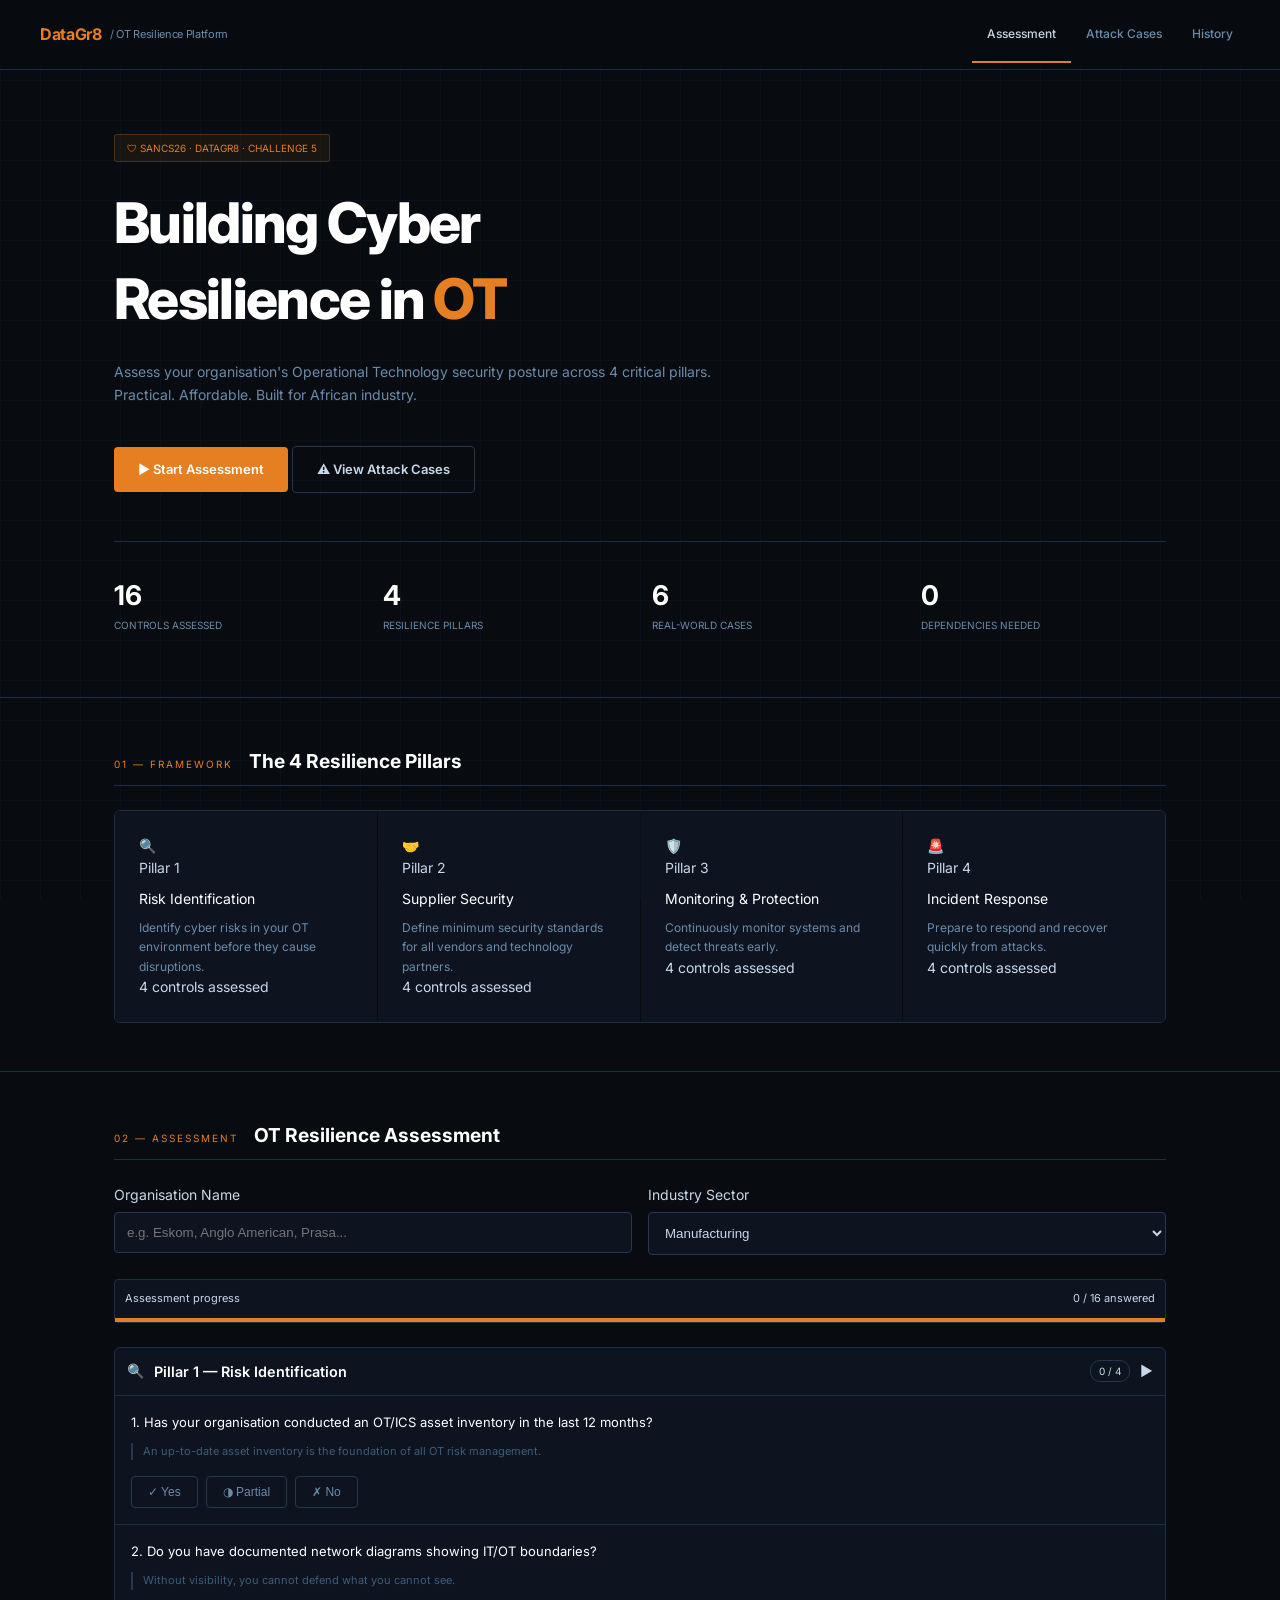
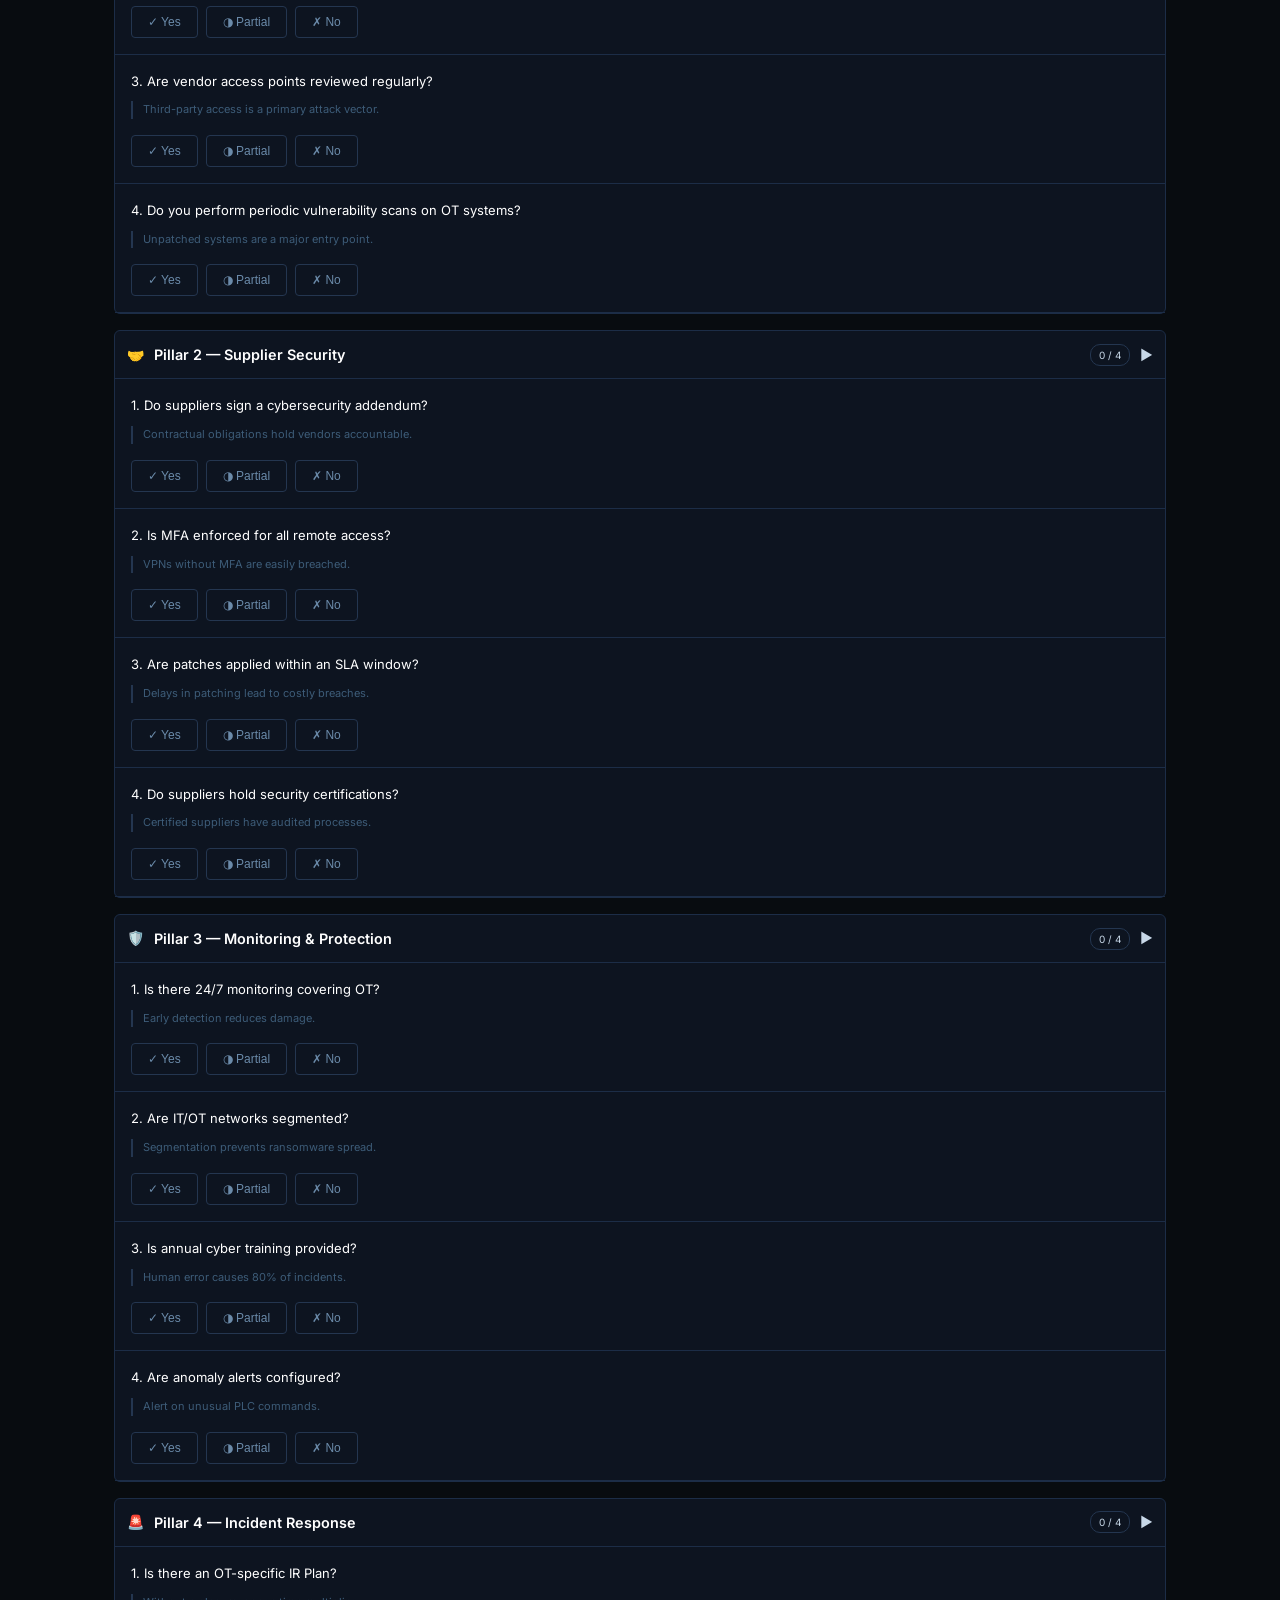
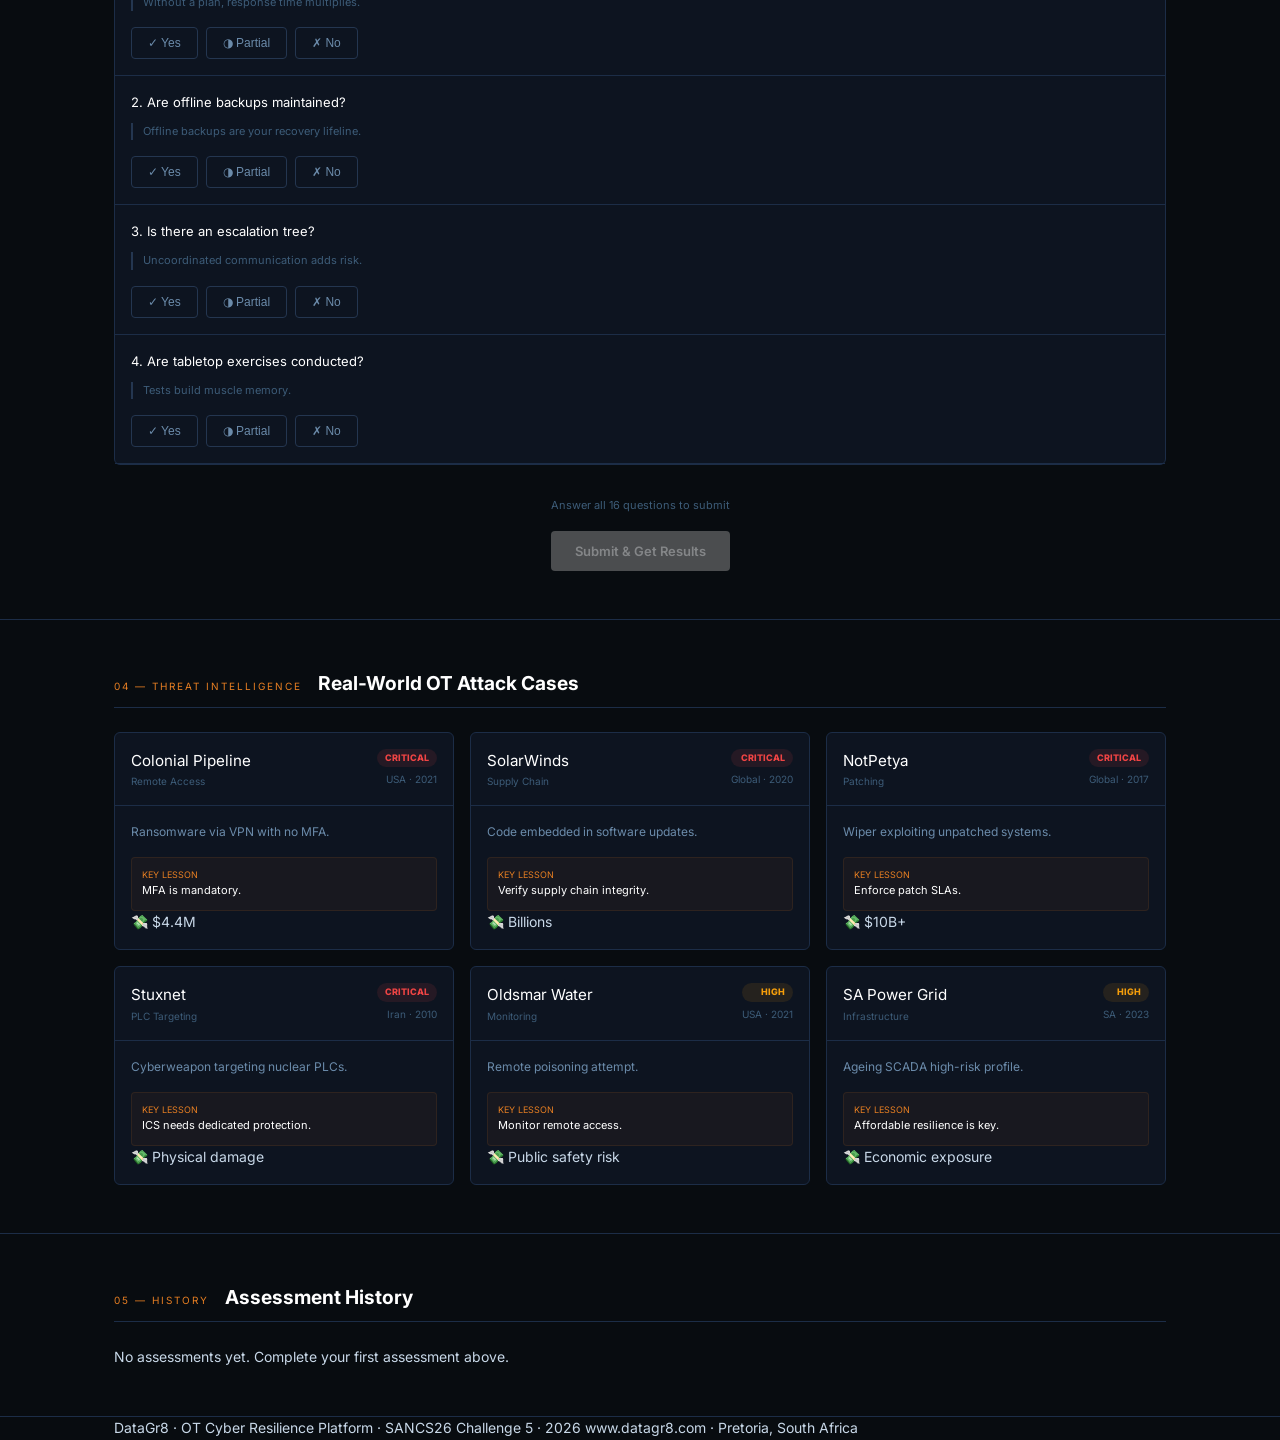
<file: index.html>
<!DOCTYPE html>
<html lang="en">
<head>
<meta charset="UTF-8">
<meta name="viewport" content="width=device-width, initial-scale=1.0">
<title>OT Cyber Resilience Platform — DataGr8</title>
<link rel="preconnect" href="https://fonts.googleapis.com">
<link href="https://fonts.googleapis.com/css2?family=Inter:ital,opsz,wght@0,14..32,100..900;1,14..32,100..900&display=swap" rel="stylesheet">
<style>
  :root {
    --bg: #080C10;
    --bg2: #0D1420;
    --bg3: #111B2E;
    --border: #1C2D47;
    --border2: #243650;
    --txt: #C8D8E8;
    --txt2: #6B8BAA;
    --txt3: #3D5C78;
    --accent: #E67E22;
    --accent2: #F39C12;
    --blue: #3B82F6;
    --green: #10B981;
    --yellow: #F59E0B;
    --red: #EF4444;
    --font-main: 'Inter', system-ui, -apple-system, sans-serif;
    --font-head: 'Inter', system-ui, -apple-system, sans-serif;
}

*, *::before, *::after { box-sizing: border-box; margin: 0; padding: 0; }
html { scroll-behavior: smooth; -webkit-text-size-adjust: 100%; -moz-text-size-adjust: 100%; text-size-adjust: 100%; }

body {
    background: var(--bg);
    color: var(--txt);
    font-family: var(--font-main);
    font-size: 14px;
    line-height: 1.6;
    min-height: 100vh;
    overflow-x: hidden;
}

body::before {
    content: '';
    position: fixed; inset: 0;
    background-image: linear-gradient(var(--border) 1px, transparent 1px), linear-gradient(90deg, var(--border) 1px, transparent 1px);
    background-size: 40px 40px;
    opacity: 0.18;
    pointer-events: none;
    z-index: 0;
}

/* Nav */
nav {
    position: -webkit-sticky; position: sticky; top: 0; z-index: 100;
    background: rgba(8,12,16,0.92);
    -webkit-backdrop-filter: blur(12px); backdrop-filter: blur(12px);
    border-bottom: 1px solid var(--border);
    padding: 0 1rem;
    display: flex; align-items: center; justify-content: space-between;
    height: 56px;
}

.nav-logo { font-family: var(--font-head); font-size: 15px; font-weight: 700; color: var(--accent); display: flex; align-items: center; gap: 8px; letter-spacing: -0.02em; }
.nav-logo span { display: none; color: var(--txt2); font-size: 11px; font-family: var(--font-main); font-weight: 400; }

.nav-links { display: flex; }
.nav-links a {
    color: var(--txt2); text-decoration: none; font-size: 12px; padding: 0 10px; height: 56px; font-weight: 500;
    display: flex; align-items: center; border-bottom: 2px solid transparent; transition: all .2s;
}
.nav-links a:hover, .nav-links a.active { color: var(--txt); border-bottom-color: var(--accent); }

/* Sections */
section { position: relative; z-index: 1; padding: 3rem 0; border-bottom: 1px solid var(--border); }
.container { max-width: 1100px; margin: 0 auto; padding: 0 1.5rem; }

/* Hero */
#hero { padding: 4rem 0; }
.hero-tag { display: inline-flex; align-items: center; gap: 8px; background: rgba(230,126,34,0.08); border: 1px solid rgba(230,126,34,0.25); color: var(--accent); font-size: 10px; padding: 5px 12px; border-radius: 3px; margin-bottom: 1.5rem; text-transform: uppercase; }
h1 { font-family: var(--font-head); font-size: clamp(2rem, 8vw, 3.5rem); font-weight: 800; line-height: 1.35; color: #fff; margin-bottom: 1.5rem; letter-spacing: -0.03em; }
h1 em { color: var(--accent); font-style: normal; }
.hero-sub { color: var(--txt2); font-size: 14px; max-width: 600px; margin-bottom: 2.5rem; }

.btn { display: inline-flex; align-items: center; gap: 8px; padding: 12px 24px; border-radius: 4px; font-family: var(--font-main); font-size: 13px; font-weight: 600; cursor: pointer; text-decoration: none; border: none; transition: 0.2s; }
.btn-primary { background: var(--accent); color: #fff; }
.btn-outline { background: transparent; color: var(--txt); border: 1px solid var(--border2); }

.hero-stats { display: grid; grid-template-columns: repeat(2, 1fr); gap: 1.5rem; margin-top: 3rem; padding-top: 2rem; border-top: 1px solid var(--border); }
.hero-stat-val { font-family: var(--font-head); font-size: 1.7rem; font-weight: 700; color: #fff; }
.hero-stat-label { color: var(--txt2); font-size: 10px; text-transform: uppercase; }

/* Layout Utils */
.sec-header { display: flex; align-items: baseline; gap: 1rem; margin-bottom: 1.5rem; border-bottom: 1px solid var(--border); padding-bottom: 0.5rem; }
.sec-num { color: var(--accent); font-size: 10px; letter-spacing: 2px; }
.sec-title { font-family: var(--font-head); font-size: 1.2rem; color: #fff; }

/* Pillars Grid */
.pillars-grid { display: grid; grid-template-columns: 1fr; gap: 1px; border: 1px solid var(--border); border-radius: 6px; overflow: hidden; }
.pillar-card { background: var(--bg2); padding: 1.5rem; }
.pillar-name { font-family: var(--font-head); color: #fff; margin: 8px 0; }
.pillar-desc { color: var(--txt2); font-size: 12px; }

/* Form Elements */
.form-row { display: grid; grid-template-columns: 1fr; gap: 1rem; margin-bottom: 1.5rem; }
.form-group { display: flex; flex-direction: column; gap: 6px; }
input, select { background: var(--bg2); border: 1px solid var(--border2); color: var(--txt); padding: 12px; border-radius: 4px; width: 100%; }
input.error { border-color: var(--red); }

.submit-row { margin-top: 2rem; display: flex; flex-direction: column; align-items: center; gap: 1rem; }
.submit-note { font-size: 11px; color: var(--txt3); transition: color 0.3s; }
.submit-note.ready { color: var(--green); font-weight: 600; }

.spinner.visible { display: inline-block; }
.btn:disabled { opacity: 0.5; cursor: not-allowed; filter: grayscale(1); }

/* Progress */
.progress-wrap { background: var(--bg2); border: 1px solid var(--border); border-radius: 4px; margin-bottom: 1.5rem; }
.progress-header { padding: 10px; display: flex; justify-content: space-between; font-size: 11px; }
.progress-bar-bg { height: 4px; background: var(--bg3); }
.progress-bar-fill { height: 100%; background: var(--accent); transition: width .4s ease; }

/* Domains & Questions */
.domain-block { background: var(--bg2); border: 1px solid var(--border); border-radius: 6px; margin-bottom: 1rem; }
.domain-header { 
    padding: 12px; display: flex; align-items: center; cursor: pointer; gap: 10px; 
    -webkit-user-select: none; user-select: none;
}
.domain-title { font-family: var(--font-head); font-weight: 600; color: #fff; font-size: 0.9rem; flex: 1; }
.domain-progress-pill { font-size: 10px; padding: 2px 8px; border-radius: 10px; border: 1px solid var(--border2); }
.domain-progress-pill.completed { background: rgba(16,185,129,.12); color: var(--green); border-color: var(--green); }
.domain-body { display: none; border-top: 1px solid var(--border); }
.domain-block.open .domain-body { display: block; }

.question-item { padding: 1rem; border-bottom: 1px solid var(--border); }
.q-text { font-size: 13px; margin-bottom: 10px; color: #fff; }
.q-context { font-size: 11px; color: var(--txt3); border-left: 2px solid var(--border2); padding-left: 10px; margin-bottom: 1rem; }
.q-answers { display: flex; gap: 8px; flex-wrap: wrap; }
.q-btn { padding: 8px 16px; border: 1px solid var(--border2); background: transparent; color: var(--txt2); border-radius: 4px; cursor: pointer; font-size: 12px; }
.q-btn.sel-yes { border-color: var(--green); background: rgba(16,185,129,0.1); color: var(--green); }
.q-btn.sel-partial { border-color: var(--yellow); background: rgba(245,158,11,0.1); color: var(--yellow); }
.q-btn.sel-no { border-color: var(--red); background: rgba(239,68,68,0.1); color: var(--red); }
.q-rec { display: none; margin-top: 1rem; font-size: 11px; color: var(--blue); background: rgba(59,130,246,0.05); padding: 10px; border-radius: 4px; }
.q-rec.visible { display: block; }

/* Results Display */
#results { display: none; }
#results.visible { display: block; }
.result-hero { border: 1px solid var(--border2); border-radius: 8px; overflow: hidden; margin-bottom: 2rem; }
.result-hero-top { padding: 2rem 1.5rem; }
.result-score-big { font-family: var(--font-head); font-size: 4rem; font-weight: 800; line-height: 1; }
.result-maturity { font-family: var(--font-head); font-size: 1.2rem; font-weight: 700; margin-top: 0.5rem; }
.result-org { font-size: 12px; color: var(--txt2); }
.result-hero-bottom { display: grid; grid-template-columns: repeat(2, 1fr); border-top: 1px solid var(--border); }
.result-domain-mini { padding: 1rem; border-right: 1px solid var(--border); border-bottom: 1px solid var(--border); }
.rdm-title { font-size: 11px; color: var(--txt2); margin-bottom: 8px; }
.rdm-score { font-family: var(--font-head); font-size: 1.4rem; font-weight: 700; margin-bottom: 4px; }
.rdm-bar { height: 3px; background: var(--bg3); border-radius: 2px; overflow: hidden; }
.rdm-bar-fill { height: 100%; transition: width 0.6s ease; }

.domain-result { background: var(--bg2); border: 1px solid var(--border); border-radius: 6px; margin-bottom: 1rem; overflow: hidden; }
.dr-header { padding: 15px; display: flex; align-items: center; cursor: pointer; gap: 12px; }
.dr-title { font-weight: 600; flex: 1; color: #fff; }
.dr-pct { font-weight: 800; font-family: var(--font-head); }
.dr-mat { font-size: 9px; padding: 2px 8px; border-radius: 10px; text-transform: uppercase; font-weight: 800; }
.dr-body { display: none; padding: 15px; border-top: 1px solid var(--border); background: var(--bg); }
.domain-result.open .dr-body { display: block; }

.mat-resilient { background: rgba(16,185,129,0.1); color: var(--green); border: 1px solid var(--green); }
.mat-developing { background: rgba(59,130,246,0.1); color: var(--blue); border: 1px solid var(--blue); }
.mat-vulnerable { background: rgba(245,158,11,0.1); color: var(--yellow); border: 1px solid var(--yellow); }
.mat-critical { background: rgba(239,68,68,0.1); color: var(--red); border: 1px solid var(--red); }

.rec-list { display: grid; grid-template-columns: 1fr; gap: 10px; }
@media (min-width: 768px) { .rec-list { grid-template-columns: 1fr 1fr; } }

.gap-item { padding: 12px; border-left: 3px solid; border-radius: 4px; margin-bottom: 10px; background: rgba(255,255,255,0.02); }
.gap-high { border-color: var(--red); }
.gap-medium { border-color: var(--yellow); }
.gap-tag { font-size: 9px; text-transform: uppercase; font-weight: 800; margin-bottom: 4px; }
.gap-rec { font-size: 11px; color: var(--txt2); margin-top: 4px; }

.rec-item { display: flex; gap: 12px; padding: 12px; background: var(--bg2); border: 1px solid var(--border); border-radius: 4px; margin-bottom: 8px; }
.rec-num { width: 24px; height: 24px; border-radius: 50%; display: flex; align-items: center; justify-content: center; font-size: 11px; font-weight: 800; flex-shrink: 0; }
.rec-num.high { background: rgba(239,68,68,0.2); color: var(--red); }
.rec-num.medium { background: rgba(245,158,11,0.2); color: var(--yellow); }
.rec-domain { font-size: 10px; text-transform: uppercase; margin-bottom: 2px; }
.rec-domain.high { color: var(--red); }
.rec-domain.medium { color: var(--yellow); }

/* Attack Cases */
.cases-grid { display: grid; grid-template-columns: 1fr; gap: 1rem; }
.case-card { background: var(--bg2); border: 1px solid var(--border); border-radius: 6px; overflow: hidden; }
.case-top { padding: 1rem; border-bottom: 1px solid var(--border); display: flex; justify-content: space-between; align-items: flex-start; }
.case-title { font-family: var(--font-head); color: #fff; font-size: 0.95rem; }
.case-domain { font-size: 10px; color: var(--txt3); }
.case-body { padding: 1rem; }
.case-summary { font-size: 12px; color: var(--txt2); margin-bottom: 1rem; }
.case-lesson { background: rgba(230,126,34,0.05); padding: 10px; border-radius: 4px; border: 1px solid rgba(230,126,34,0.1); }
.case-lesson-label { color: var(--accent); font-size: 9px; text-transform: uppercase; }
.case-lesson-text { font-size: 11px; color: #fff; }
/* Fixed text-align for cross-browser support */
.case-meta { text-align: right; }
.case-year { color: var(--txt3); font-size: 10px; margin-top: 4px; }
.case-sev { font-size: 9px; padding: 2px 8px; border-radius: 10px; text-transform: uppercase; font-weight: 800; }
.sev-critical { background: rgba(239,68,68,0.1); color: var(--red); }
.sev-high { background: rgba(245,158,11,0.1); color: var(--yellow); }

/* History */
.hist-item { background: var(--bg2); border: 1px solid var(--border); padding: 1rem; border-radius: 4px; display: flex; align-items: center; gap: 1rem; margin-bottom: 8px; }
.hist-score { font-family: var(--font-head); font-size: 1.2rem; font-weight: 800; min-width: 50px; }
.hist-info { flex: 1; }
.hist-org { font-size: 13px; font-weight: 700; color: #fff; }
.hist-meta { font-size: 10px; color: var(--txt3); }
.hist-mat { font-size: 9px; padding: 2px 8px; border: 1px solid; border-radius: 10px; text-transform: uppercase; }

/* CTA Box */
.cta-box { background: var(--bg2); border: 1px solid var(--accent); padding: 1.5rem; border-radius: 6px; margin-top: 2rem; }
.cta-box h3 { font-family: var(--font-head); font-size: 1.1rem; margin-bottom: 0.5rem; }
.cta-box p { font-size: 12px; color: var(--txt2); margin-bottom: 1rem; }
.cta-links { display: flex; flex-direction: column; gap: 8px; }
.cta-links a { color: var(--accent); font-size: 12px; text-decoration: none; }

/* Animations */
.spinner { width: 16px; height: 16px; border: 2px solid var(--border); border-top-color: var(--accent); border-radius: 50%; animation: spin 0.8s linear infinite; display: none; }
@keyframes spin { to { transform: rotate(360deg); } }

/* ── Media Queries: Responsive Adjustments ── */

/* Tablets (768px and up) */
@media (min-width: 768px) {
    nav { padding: 0 2rem; height: 70px; }
    .nav-logo { font-size: 16px; }
    .nav-logo span { display: inline; }
    .nav-links a { font-size: 12px; padding: 0 15px; }

    .hero-stats { grid-template-columns: repeat(4, 1fr); }
    .pillars-grid { grid-template-columns: repeat(2, 1fr); }
    .cases-grid { grid-template-columns: repeat(2, 1fr); }

    .form-row { grid-template-columns: repeat(2, 1fr); }
    
    .result-hero-top { display: flex; align-items: center; justify-content: space-between; }
    .result-hero-bottom { grid-template-columns: repeat(4, 1fr); }
    .result-domain-mini { border-bottom: none; }

    .cta-box { display: flex; align-items: center; justify-content: space-between; gap: 2rem; }
    .cta-links { text-align: right; }
}

/* Desktop (1024px and up) */
@media (min-width: 1024px) {
    .pillars-grid { grid-template-columns: repeat(4, 1fr); }
    .cases-grid { grid-template-columns: repeat(3, 1fr); }

</style>
</head>
<body>

<!-- ── NAV ── -->
<nav>
  <div class="nav-logo">
    <div class="status-dot"></div>
    DataGr8
    <span>/ OT Resilience Platform</span>
  </div>
  <div class="nav-links">
    <a href="#assessment" class="active">Assessment</a>
    <a href="#attacks">Attack Cases</a>
    <a href="#history">History</a>
  </div>
</nav>

<!-- ── HERO ── -->
<section id="hero">
  <div class="container">
    <div class="hero-tag fade-up">🛡 SANCS26 · DataGr8 · Challenge 5</div>
    <h1 class="fade-up" data-delay="1">Building Cyber<br>Resilience in <em>OT</em></h1>
    <p class="hero-sub fade-up" data-delay="2">
      Assess your organisation's Operational Technology security posture across 4 critical pillars.
      Practical. Affordable. Built for African industry.
    </p>
    <div class="hero-actions fade-up" data-delay="3">
      <a href="#assessment" class="btn btn-primary">▶ Start Assessment</a>
      <a href="#attacks" class="btn btn-outline">⚠ View Attack Cases</a>
    </div>
    <div class="hero-stats fade-up" data-delay="4">
      <div>
        <div class="hero-stat-val">16</div>
        <div class="hero-stat-label">Controls assessed</div>
      </div>
      <div>
        <div class="hero-stat-val">4</div>
        <div class="hero-stat-label">Resilience pillars</div>
      </div>
      <div>
        <div class="hero-stat-val">6</div>
        <div class="hero-stat-label">Real-world cases</div>
      </div>
      <div>
        <div class="hero-stat-val">0</div>
        <div class="hero-stat-label">Dependencies needed</div>
      </div>
    </div>
  </div>
</section>

<!-- ── PILLARS ── -->
<section id="pillars">
  <div class="container">
    <div class="sec-header">
      <span class="sec-num">01 — FRAMEWORK</span>
      <h2 class="sec-title">The 4 Resilience Pillars</h2>
    </div>
    <div class="pillars-grid" id="pillarsGrid">
      <!-- Populated by JavaScript -->
    </div>
  </div>
</section>

<!-- ── ASSESSMENT ── -->
<section id="assessment">
  <div class="container">
    <div class="sec-header">
      <span class="sec-num">02 — ASSESSMENT</span>
      <h2 class="sec-title">OT Resilience Assessment</h2>
    </div>

    <div class="form-row">
      <div class="form-group">
        <label>Organisation Name</label>
        <input type="text" id="orgName" placeholder="e.g. Eskom, Anglo American, Prasa..." />
      </div>
      <div class="form-group">
        <label>Industry Sector</label>
        <select id="sector" title="Select your industry sector">
          <option>Manufacturing</option>
          <option>Energy & Utilities</option>
          <option>Water & Sanitation</option>
          <option>Mining</option>
          <option>Transportation</option>
          <option>Healthcare</option>
          <option>Telecommunications</option>
          <option>General Industry</option>
        </select>
      </div>
    </div>

    <div class="progress-wrap">
      <div class="progress-header">
        <span class="progress-label">Assessment progress</span>
        <span class="progress-count"><span id="answeredCount">0</span> / 16 answered</span>
      </div>
      <div class="progress-bar-bg">
        <div class="progress-bar-fill" id="progressBar"></div>
      </div>
    </div>

    <!-- Domain blocks (populated by JS from Flask template data) -->
    <div id="domainBlocks"></div>

    <div class="submit-row">
      <span class="submit-note" id="submitNote">Answer all 16 questions to submit</span>
      <button class="btn btn-primary" id="submitBtn" disabled onclick="submitAssessment()">
        <span class="spinner" id="submitSpinner"></span>
        <span id="submitLabel">Submit & Get Results</span>
      </button>
    </div>
  </div>
</section>

<!-- ── RESULTS ── -->
<section id="results">
  <div class="container">
    <div class="sec-header">
      <span class="sec-num">03 — RESULTS</span>
      <h2 class="sec-title">Resilience Report</h2>
    </div>
    <div id="resultsContent"></div>
  </div>
</section>

<!-- ── ATTACK CASES ── -->
<section id="attacks">
  <div class="container">
    <div class="sec-header">
      <span class="sec-num">04 — THREAT INTELLIGENCE</span>
      <h2 class="sec-title">Real-World OT Attack Cases</h2>
    </div>
    <div class="cases-grid" id="casesGrid">
      <!-- Populated by JavaScript -->
    </div>
  </div>
</section>

<!-- ── HISTORY ── -->
<section id="history">
  <div class="container">
    <div class="sec-header">
      <span class="sec-num">05 — HISTORY</span>
      <h2 class="sec-title">Assessment History</h2>
    </div>
    <div class="history-list" id="historyList">
      <div class="empty-history">No assessments yet. Complete your first assessment above.</div>
    </div>
  </div>
</section>

<!-- ── FOOTER ── -->
<footer>
  <div class="container">
    <span>DataGr8 · OT Cyber Resilience Platform · SANCS26 Challenge 5 · 2026</span>
    <span>www.datagr8.com · Pretoria, South Africa</span>
  </div>
</footer>

<script src="script.js"></script>
</body>
</html>
</file>
